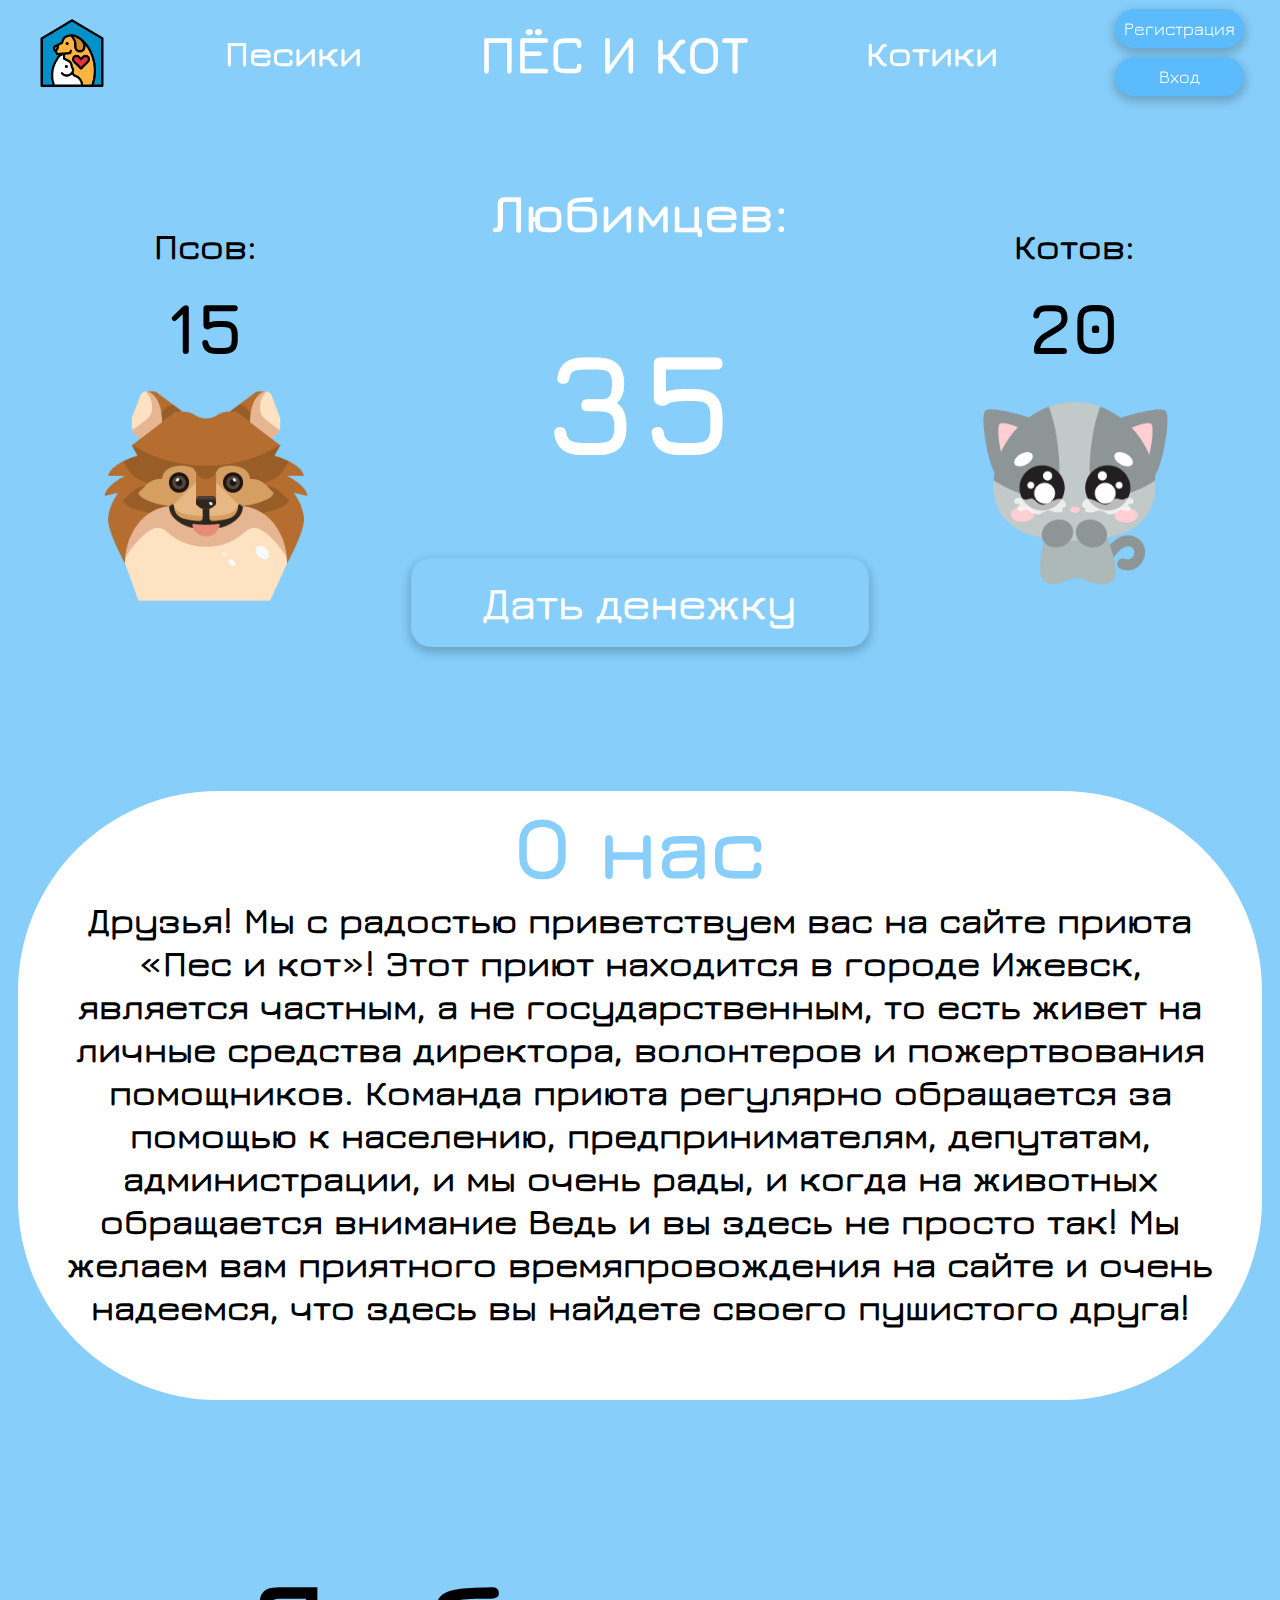
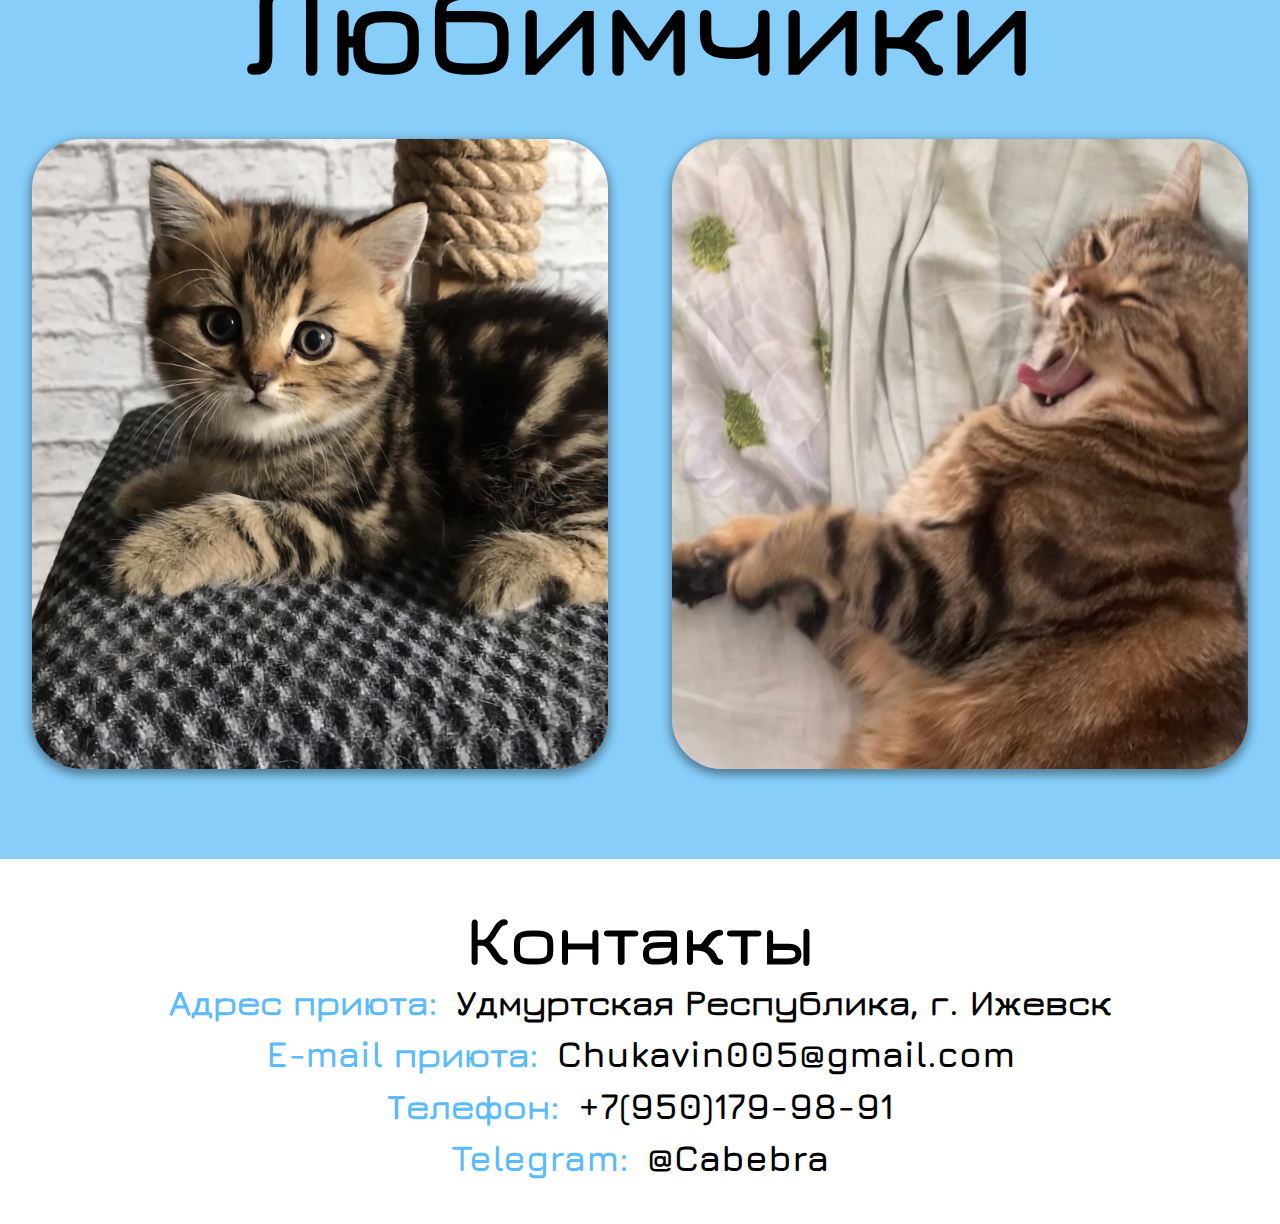
<file: index.html>
<!DOCTYPE html>
<html lang="en">

<head>
    <meta charset="UTF-8">
    <meta http-equiv="X-UA-Compatible" content="IE=edge">
    <meta name="viewport" content="width=device-width, initial-scale=1.0">
    <link rel="stylesheet" href="css/main.css">
    <link rel="preconnect" href="https://fonts.googleapis.com">
    <link rel="preconnect" href="https://fonts.gstatic.com" crossorigin>
    <link href="https://fonts.googleapis.com/css2?family=Jura:wght@400;500;700&display=swap" rel="stylesheet">
    <!-- <script src="https://ajax.googleapis.com/ajax/libs/jquery/1.12.4/jquery.min.js"></script> -->
    <title>Pes I Kot</title>
</head>

<body>
    <div class="all">
        <div class="sticky" id="header">
            <header class="flex">
                <img src="img/logo.png" alt="logo" class="logo">
                <button onclick="window.location.replace('Dog.html')" class="header-pet" id="pesR" style="font-size: 2rem;">Песики</button>
                <button onclick="window.location.replace('index.html')" href="#" class="header-pet" id="mainR"style="font-size: 3rem;">ПЁС И КОТ</button>
                <button onclick="window.location.replace('Cat.html')" href="#" class="header-pet" id="catR" style="font-size: 2rem;">Котики</button>
                <div style="display: flex; flex-direction: column;" >
                    <a class="log-in" onclick="regin.style.visibility = 'visible'" style="margin-bottom: 0.5rem;" href="#regin">Регистрация</a>
                    <a class="log-in" onclick="login.style.visibility = 'visible'" href="#login">Вход</a>
                </div>
            </header>
        </div>
        <main>
            <section class="numbers ">
                <div class="animals ">
                    <p>Псов:</p>
                    <p class="num">15</p>
                    <img src="img/free-icon-dog-2053600.png" alt="pes" class="pes">
                </div>
                <div class="donat ">
                    <h1>Любимцев:</h1>
                    <p class="main-num">35</p>
                    <a href="#modalDonate" onclick="modalDonate.style.visibility = 'visible'" class="don"><span>Дать денежку</span></a>
                </div>
                <div class="animals">
                    <p>Котов:</p>
                    <p class="num">20</p>
                    <img src="img/free-icon-cat-5772436.png" alt="kot" class="pes">
                </div>
            </section>
            <!-- <h1 style="display: flex;">Последний донат: <div id="don"> </div> </h1>   -->
            <section class="about-us">
                <h2>О нас</h2>
                <p>Друзья! Мы с радостью приветствуем вас на сайте приюта «Пес и кот»! Этот приют находится в городе
                    Ижевск, является частным, а не государственным, то есть живет на личные средства директора,
                    волонтеров и пожертвования помощников. Команда приюта регулярно обращается за помощью к населению,
                    предпринимателям, депутатам, администрации, и мы очень рады, и когда на животных обращается внимание
                    Ведь и вы здесь не просто так! Мы желаем вам приятного времяпровождения на сайте и очень надеемся,
                    что здесь вы найдете своего пушистого друга!</p>
            </section>
            <section class="favorits">
                <h2>Любимчики</h2>
                <section class="favorites">
                    <img src="img/Котёнок Стёпа.jpg" alt="mini" class="img-first">
                    <img src="img/IMG_3832.png" alt="big" class="img-first">
                </section>
            </section>
        </main>
        <footer>
            <div class="contact">
                <h1>Контакты</h1>
                <div class="contactsi">
                    <h2>Адрес приюта:</h2>
                    <p>Удмуртская Республика, г. Ижевск</p>
                </div>
                <div class="contactsi">
                    <h2>E-mail приюта: </h2>
                    <p>Chukavin005@gmail.com</p>
                </div>
                <div class="contactsi">
                    <h2>Телефон: </h2>
                    <p>+7(950)179-98-91</p>
                </div>
                <div class="contactsi">
                    <h2>Telegram: </h2>
                    <p>@Cabebra</p>
                </div>

        </footer>
    </div>

    <div class="modal" id="modal">
        <div id="modalDonate" class="modal-overlay">
            <div class="modal-window" >
                <div class="modal-header">
                    <span class="modal-title">Даёте денежку</span>
                </div>
                <form class="modal-body" id="Donate">
                    <section class="sec">
                        <input type="text" id="sumDonate" placeholder="Сколько нежалко">
                        <label for="">Это буквы!</label>
                    </section>
                        <section class="btn">
                            <input class="hh" onclick="modalDonate.style.visibility = 'hidden'" id="btnDon" type="submit" value="Пожертвовать">
                        </section>
                </form>
                
            </div>
        </div>
    </div>


    <div class="modal" id="modal">
        <div id="regin" class="modal-overlay">
            <div class="modal-window" >
                <div class="modal-header">
                    <span class="modal-title">Регистрация</span>
                </div>
                <form class="modal-body" id="Donate">
                    <section class="sec">
                        <input type="text" id="numberPhone" placeholder="Телефон">
                        <label for="">Не верно</label>
                    </section>
                    <section class="sec">
                        <input type="text" id="password" placeholder="Пароль">
                        <label for="">Не верно</label>
                    </section>
                    <section class="sec">
                        <input type="text" id="passwordRecord" placeholder="Повторите пароль">
                        <label for="">Не верно</label>
                    </section>
                        <section class="btn">
                            <input class="hh" onclick="regin.style.visibility = 'hidden'" id="btnDon" type="submit" value="Загерестрироваться">
                        </section>
                </form>
                
            </div>
        </div>
    </div>


    <div class="modal" id="modal">
        <div id="login" class="modal-overlay">
            <div class="modal-window" >
                <div class="modal-header">
                    <span class="modal-title">Вход</span>
                </div>
                <form class="modal-body" id="Donate">
                    <section class="sec">
                        <input type="text" id="numberPhone" placeholder="Телефон">
                        <label for="">Не верно</label>
                    </section>
                    <section class="sec">
                        <input type="text" id="password" placeholder="Пароль">
                        <label for="">Не верно</label>
                    </section>
                        <section class="btn">
                            <input class="hh" onclick="login.style.visibility = 'hidden'" id="btnDon" type="submit" value="Войти">
                        </section>
                </form>
                
            </div>
        </div>
    </div>

    <script src="index.js"></script>
</body>

</html>
</file>
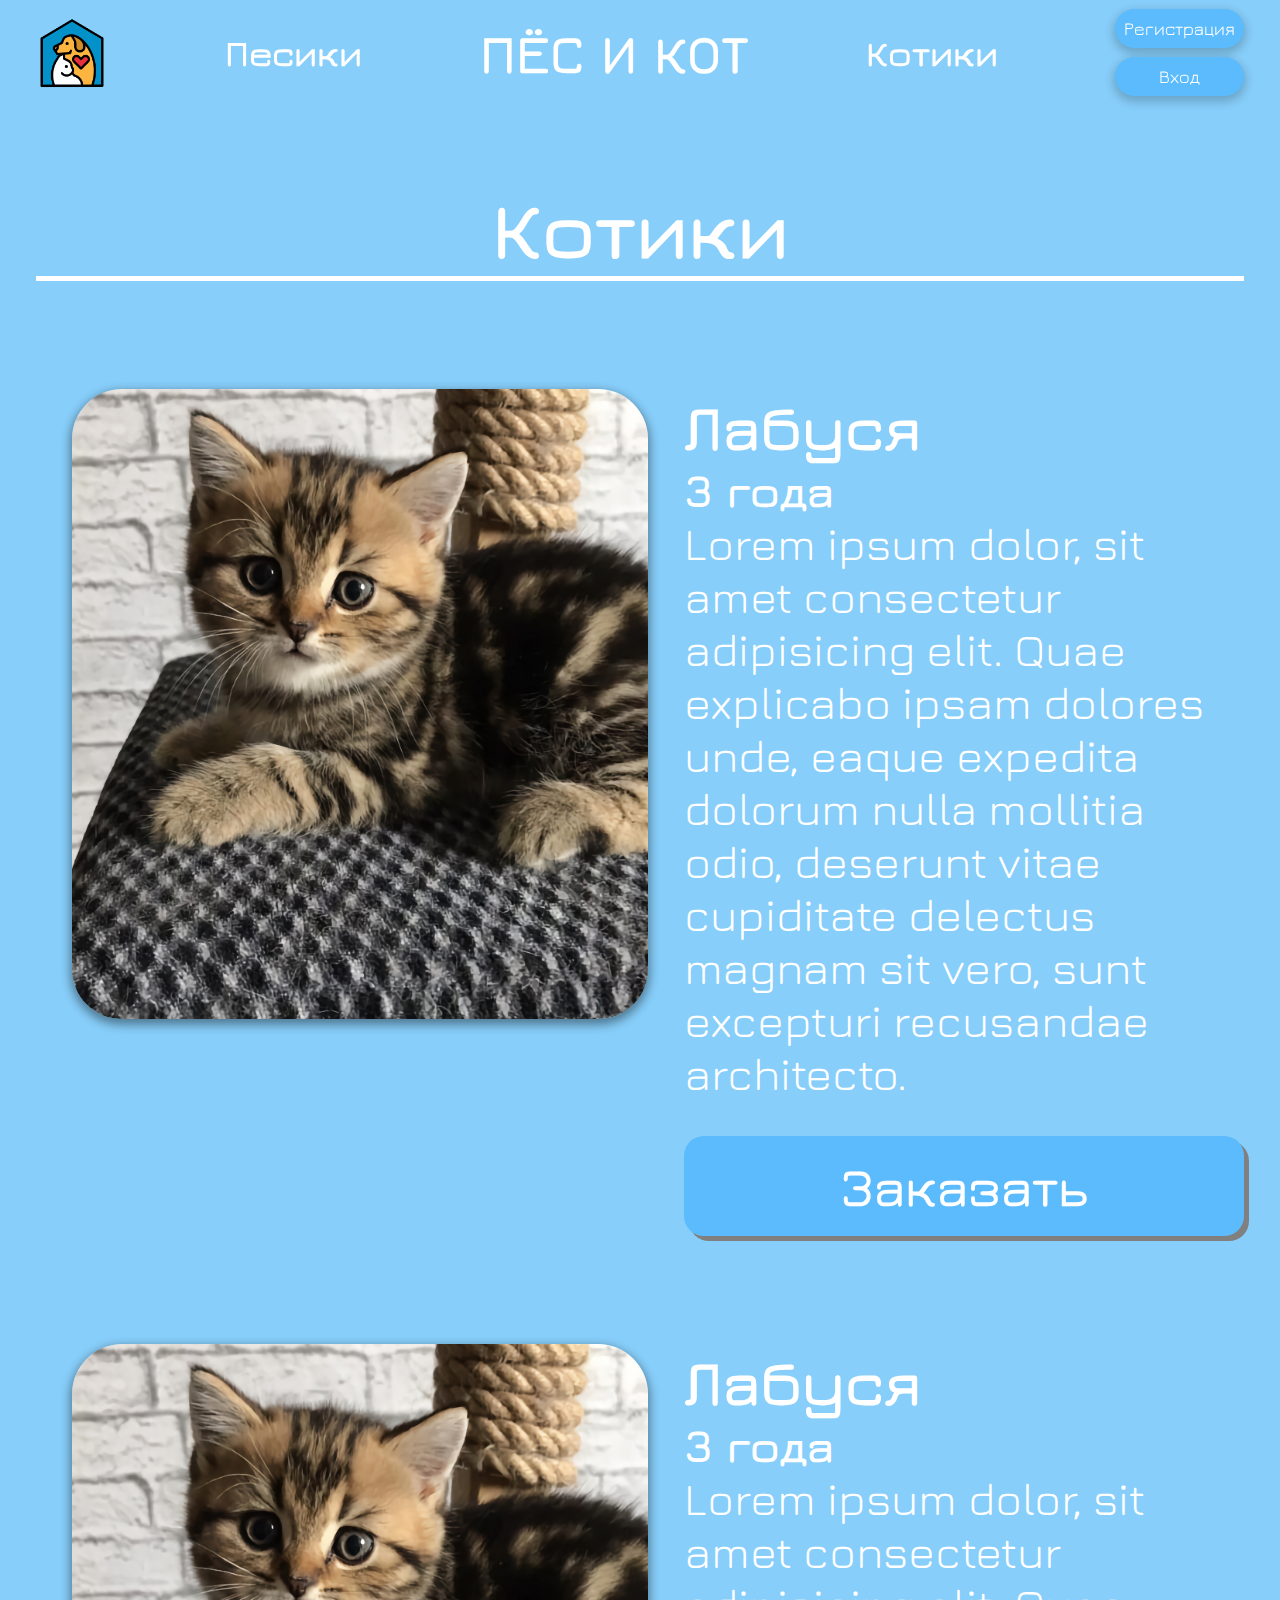
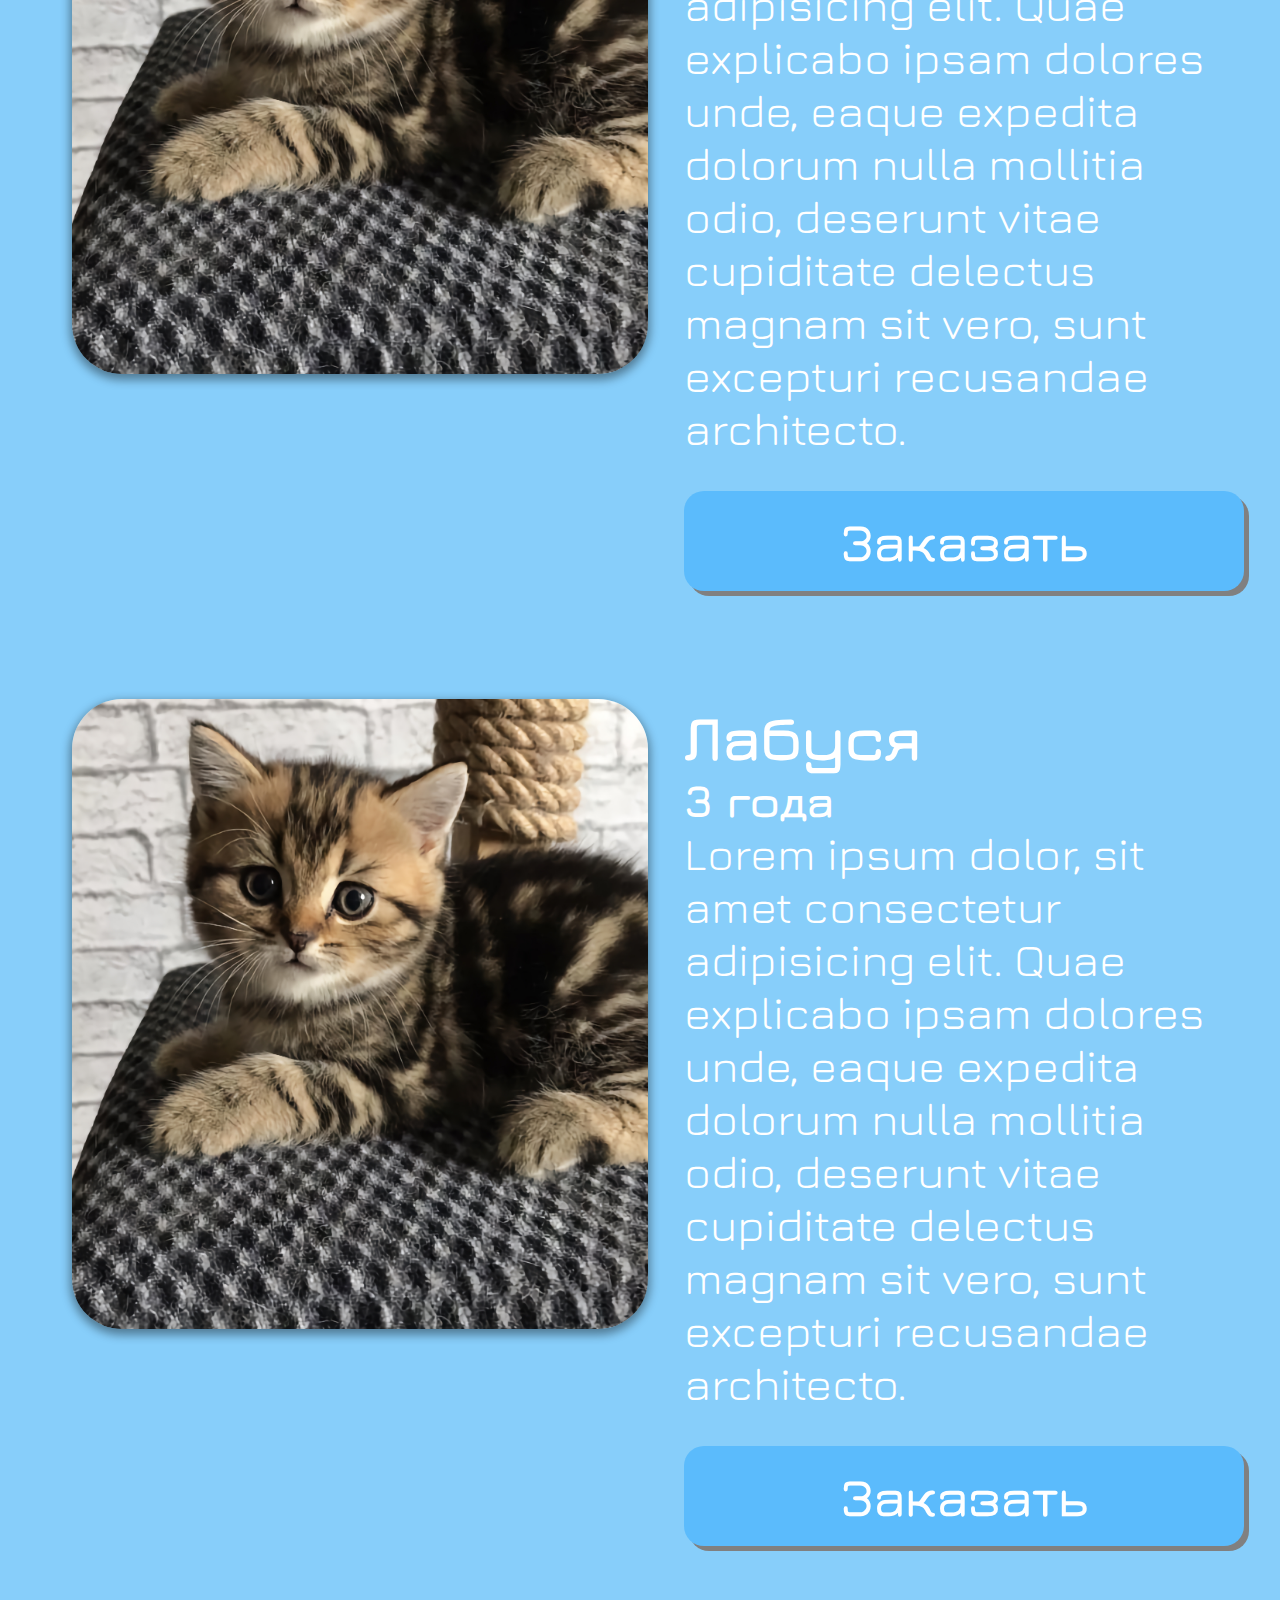
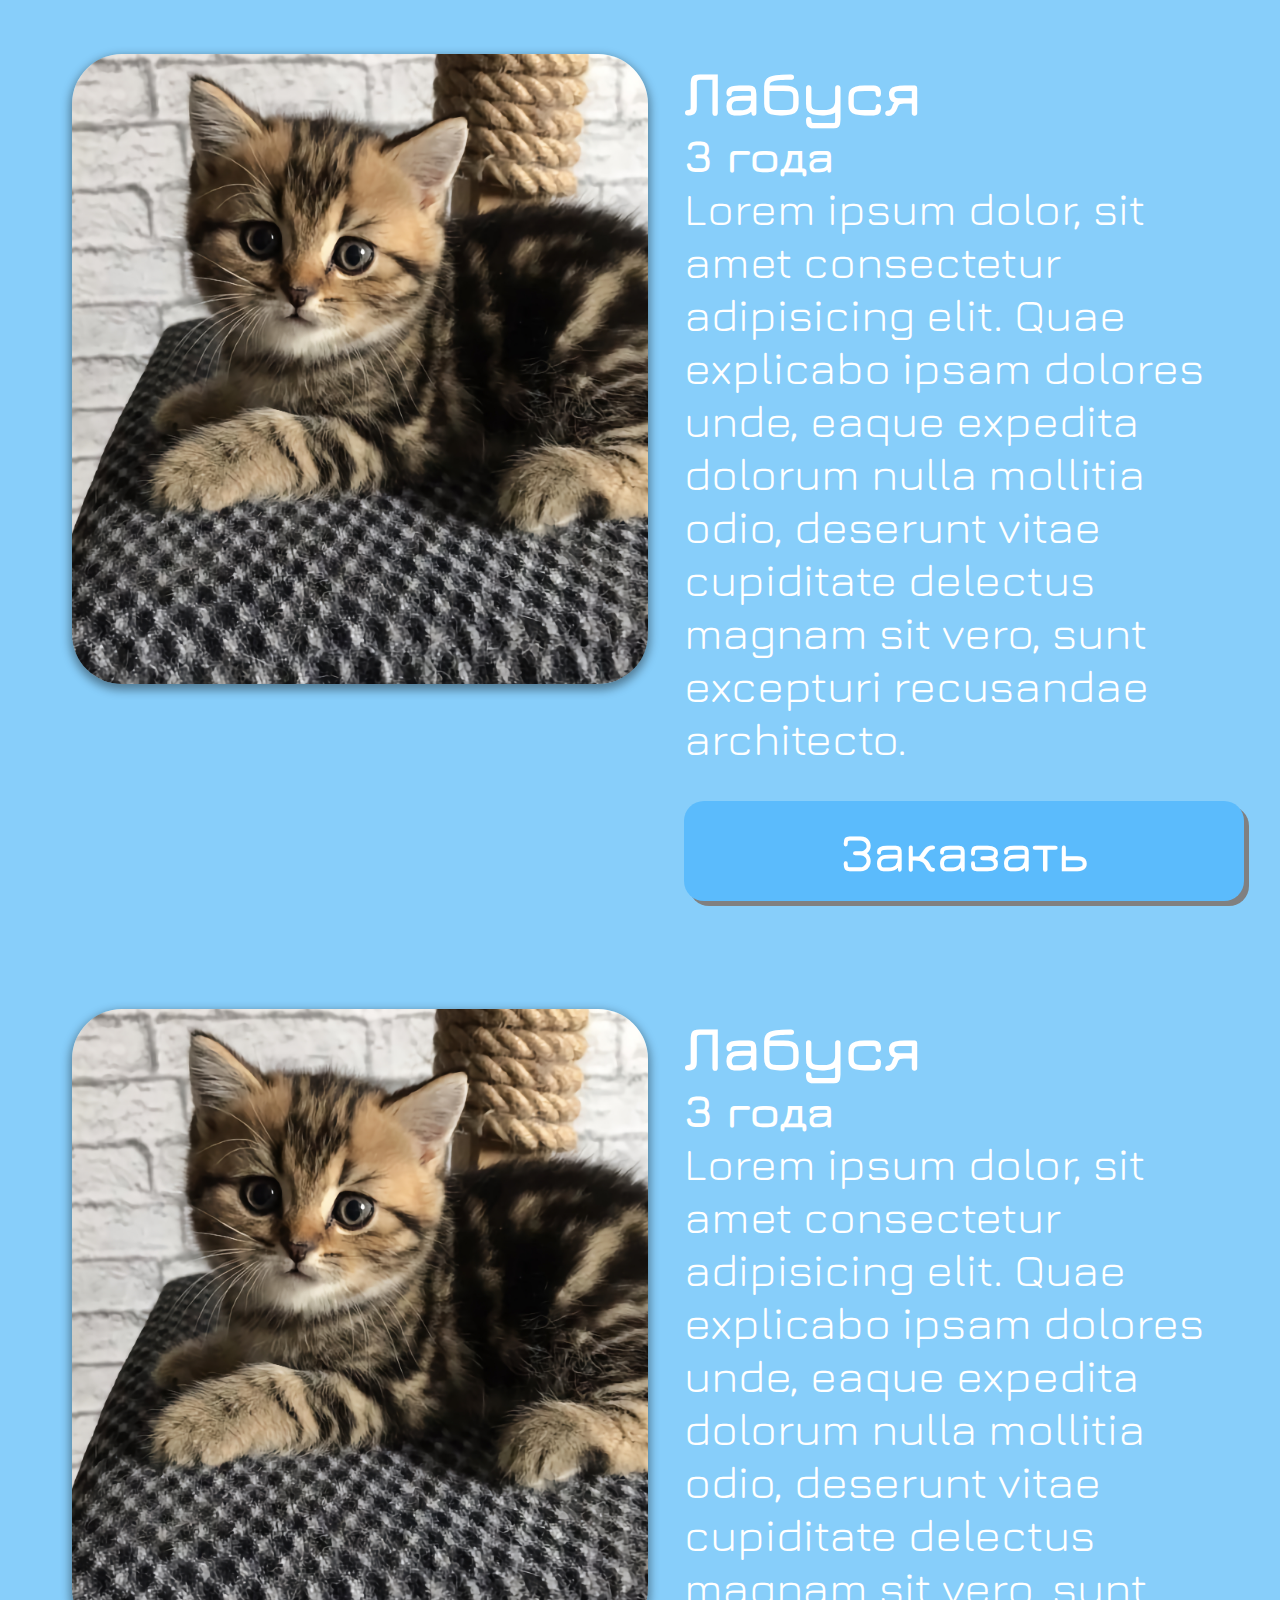
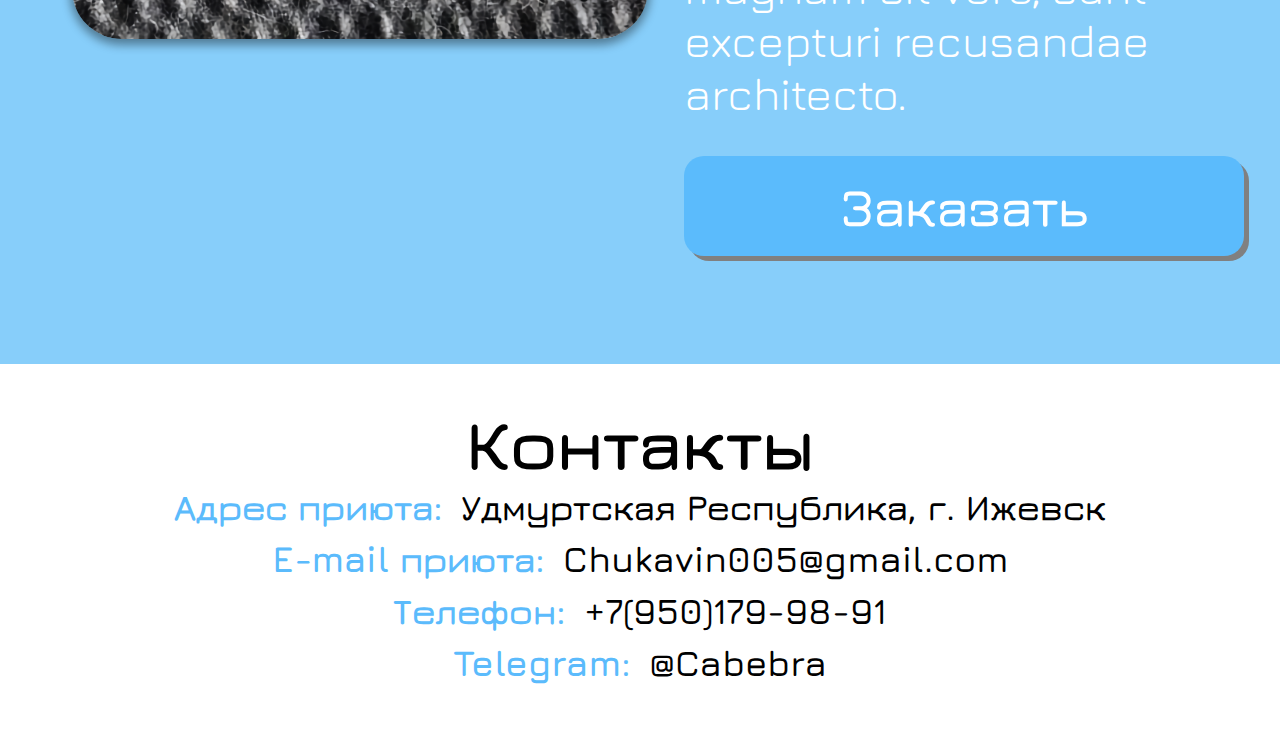
<file: Cat.html>
<!DOCTYPE html>
<html lang="en">

<head>
    <meta charset="UTF-8">
    <meta http-equiv="X-UA-Compatible" content="IE=edge">
    <meta name="viewport" content="width=device-width, initial-scale=1.0">
    <link rel="stylesheet" href="css/cat.css">
    <link rel="preconnect" href="https://fonts.googleapis.com">
    <link rel="preconnect" href="https://fonts.gstatic.com" crossorigin>
    <link href="https://fonts.googleapis.com/css2?family=Jura:wght@400;500;700&display=swap" rel="stylesheet">
    <title>Pes I Kot</title>
</head>

<body>
    <div class="all">
        <div class="sticky" id="header">
            <header class="flex">
                <img src="img/logo.png" alt="logo" class="logo">
                <button onclick="window.location.replace('Dog.html')" class="header-pet" id="pesR" style="font-size: 2rem;">Песики</button>
                <button onclick="window.location.replace('index.html')" href="#" class="header-pet" id="mainR"style="font-size: 3rem;">ПЁС И КОТ</button>
                <button onclick="window.location.replace('Cat.html')" href="#" class="header-pet" id="catR" style="font-size: 2rem;">Котики</button>
                <div style="display: flex; flex-direction: column;" >
                    <a class="log-in" onclick="regin.style.visibility = 'visible'" style="margin-bottom: 0.5rem;" href="#regin">Регистрация</a>
                    <a class="log-in" onclick="login.style.visibility = 'visible'" href="#login">Вход</a>
                </div>            
            </header>
        </div>
        <main>

            <div class="dog-dog">
                <h2>Котики</h2>
                <hr  color="white" size="5px">
            </div>

            <section class="dog-one">
                <img src="img/Котёнок Стёпа.jpg" alt="Love-dog" class="img-first">
                <div class="dog-text">
                    <h2 class="text-h2">Лабуся</h2>
                    <p class="text-p"><b>3 года</b></p>
                    <p class="text-p" style="margin-bottom: 2rem;">Lorem ipsum dolor, sit amet consectetur adipisicing elit. Quae explicabo ipsam dolores unde, eaque expedita dolorum nulla mollitia odio, deserunt vitae cupiditate delectus magnam sit vero, sunt excepturi recusandae architecto.</p>
                    <a href="#order" onclick="order.style.visibility = 'visible'" class="don">Заказать</a>
                </div>
            </section>

            <section class="dog-one">
                <img src="img/Котёнок Стёпа.jpg" alt="Love-dog" class="img-first">
                <div class="dog-text">
                    <h2 class="text-h2">Лабуся</h2>
                    <p class="text-p"><b>3 года</b></p>
                    <p class="text-p" style="margin-bottom: 2rem;">Lorem ipsum dolor, sit amet consectetur adipisicing elit. Quae explicabo ipsam dolores unde, eaque expedita dolorum nulla mollitia odio, deserunt vitae cupiditate delectus magnam sit vero, sunt excepturi recusandae architecto.</p>
                    <a href="#order" onclick="order.style.visibility = 'visible'" class="don">Заказать</a>
                </div>
            </section>

            <section class="dog-one">
                <img src="img/Котёнок Стёпа.jpg" alt="Love-dog" class="img-first">
                <div class="dog-text">
                    <h2 class="text-h2">Лабуся</h2>
                    <p class="text-p"><b>3 года</b></p>
                    <p class="text-p" style="margin-bottom: 2rem;">Lorem ipsum dolor, sit amet consectetur adipisicing elit. Quae explicabo ipsam dolores unde, eaque expedita dolorum nulla mollitia odio, deserunt vitae cupiditate delectus magnam sit vero, sunt excepturi recusandae architecto.</p>
                    <a href="#order" onclick="order.style.visibility = 'visible'" class="don">Заказать</a>
                </div>
            </section>

            <section class="dog-one">
                <img src="img/Котёнок Стёпа.jpg" alt="Love-dog" class="img-first">
                <div class="dog-text">
                    <h2 class="text-h2">Лабуся</h2>
                    <p class="text-p"><b>3 года</b></p>
                    <p class="text-p" style="margin-bottom: 2rem;">Lorem ipsum dolor, sit amet consectetur adipisicing elit. Quae explicabo ipsam dolores unde, eaque expedita dolorum nulla mollitia odio, deserunt vitae cupiditate delectus magnam sit vero, sunt excepturi recusandae architecto.</p>
                    <a href="#order" onclick="order.style.visibility = 'visible'" class="don">Заказать</a>
                </div>
            </section>

            <section class="dog-one">
                <img src="img/Котёнок Стёпа.jpg" alt="Love-dog" class="img-first">
                <div class="dog-text">
                    <h2 class="text-h2">Лабуся</h2>
                    <p class="text-p"><b>3 года</b></p>
                    <p class="text-p" style="margin-bottom: 2rem;">Lorem ipsum dolor, sit amet consectetur adipisicing elit. Quae explicabo ipsam dolores unde, eaque expedita dolorum nulla mollitia odio, deserunt vitae cupiditate delectus magnam sit vero, sunt excepturi recusandae architecto.</p>
                    <a href="#order" onclick="order.style.visibility = 'visible'" class="don">Заказать</a>
                </div>
            </section>
        </main>
        <footer>
            <div class="contact">
                <h1>Контакты</h1>
                <div class="contactsi">
                    <h2>Адрес приюта:</h2>
                    <p>Удмуртская Республика, г. Ижевск</p>
                </div>
                <div class="contactsi">
                    <h2>E-mail приюта: </h2>
                    <p>Chukavin005@gmail.com</p>
                </div>
                <div class="contactsi">
                    <h2>Телефон: </h2>
                    <p>+7(950)179-98-91</p>
                </div>
                <div class="contactsi">
                    <h2>Telegram: </h2>
                    <p>@Cabebra</p>
                </div>

        </footer>
    </div>

    <div class="modal" id="modal">
        <div id="order" class="modal-overlay">
            <div class="modal-window" >
                <div class="modal-header">
                    <span>Куда доставить?</span>
                </div>
                <form class="modal-body" id="Donate">
                    <section class="sec">
                        <input type="text" id="address" placeholder="Адрес">
                        <label for="">четонето</label>
                    </section>
                    <section class="sec">
                        <h1>Когда</h1>
                        <input type="datetime-local" id="date" placeholder="Дата">
                        <label for="">четонето</label>
                    </section>
                        <section class="btn">
                            <input class="hh" onclick="order.style.visibility = 'hidden'" id="btnDon" type="submit" value="Поехали!">
                        </section>
                </form>
                
            </div>
        </div>
    </div>
    <div class="modal" id="modal">
        <div id="regin" class="modal-overlay">
            <div class="modal-window" >
                <div class="modal-header">
                    <span class="modal-title">Регистрация</span>
                </div>
                <form class="modal-body" id="Donate">
                    <section class="sec">
                        <input type="text" id="numberPhone" placeholder="Телефон">
                        <label for="">Не верно</label>
                    </section>
                    <section class="sec">
                        <input type="text" id="password" placeholder="Пароль">
                        <label for="">Не верно</label>
                    </section>
                    <section class="sec">
                        <input type="text" id="passwordRecord" placeholder="Повторите пароль">
                        <label for="">Не верно</label>
                    </section>
                        <section class="btn">
                            <input class="hh" onclick="regin.style.visibility = 'hidden'" id="btnDon" type="submit" value="Загерестрироваться">
                        </section>
                </form>
                
            </div>
        </div>
    </div>


    <div class="modal" id="modal">
        <div id="login" class="modal-overlay">
            <div class="modal-window" >
                <div class="modal-header">
                    <span class="modal-title">Вход</span>
                </div>
                <form class="modal-body" id="Donate">
                    <section class="sec">
                        <input type="text" id="numberPhone" placeholder="Телефон">
                        <label for="">Не верно</label>
                    </section>
                    <section class="sec">
                        <input type="text" id="password" placeholder="Пароль">
                        <label for="">Не верно</label>
                    </section>
                        <section class="btn">
                            <input class="hh" onclick="login.style.visibility = 'hidden'" id="btnDon" type="submit" value="Войти">
                        </section>
                </form>
                
            </div>
        </div>
    </div>
    <script src="index.js"></script>
</body>

</html>
</file>
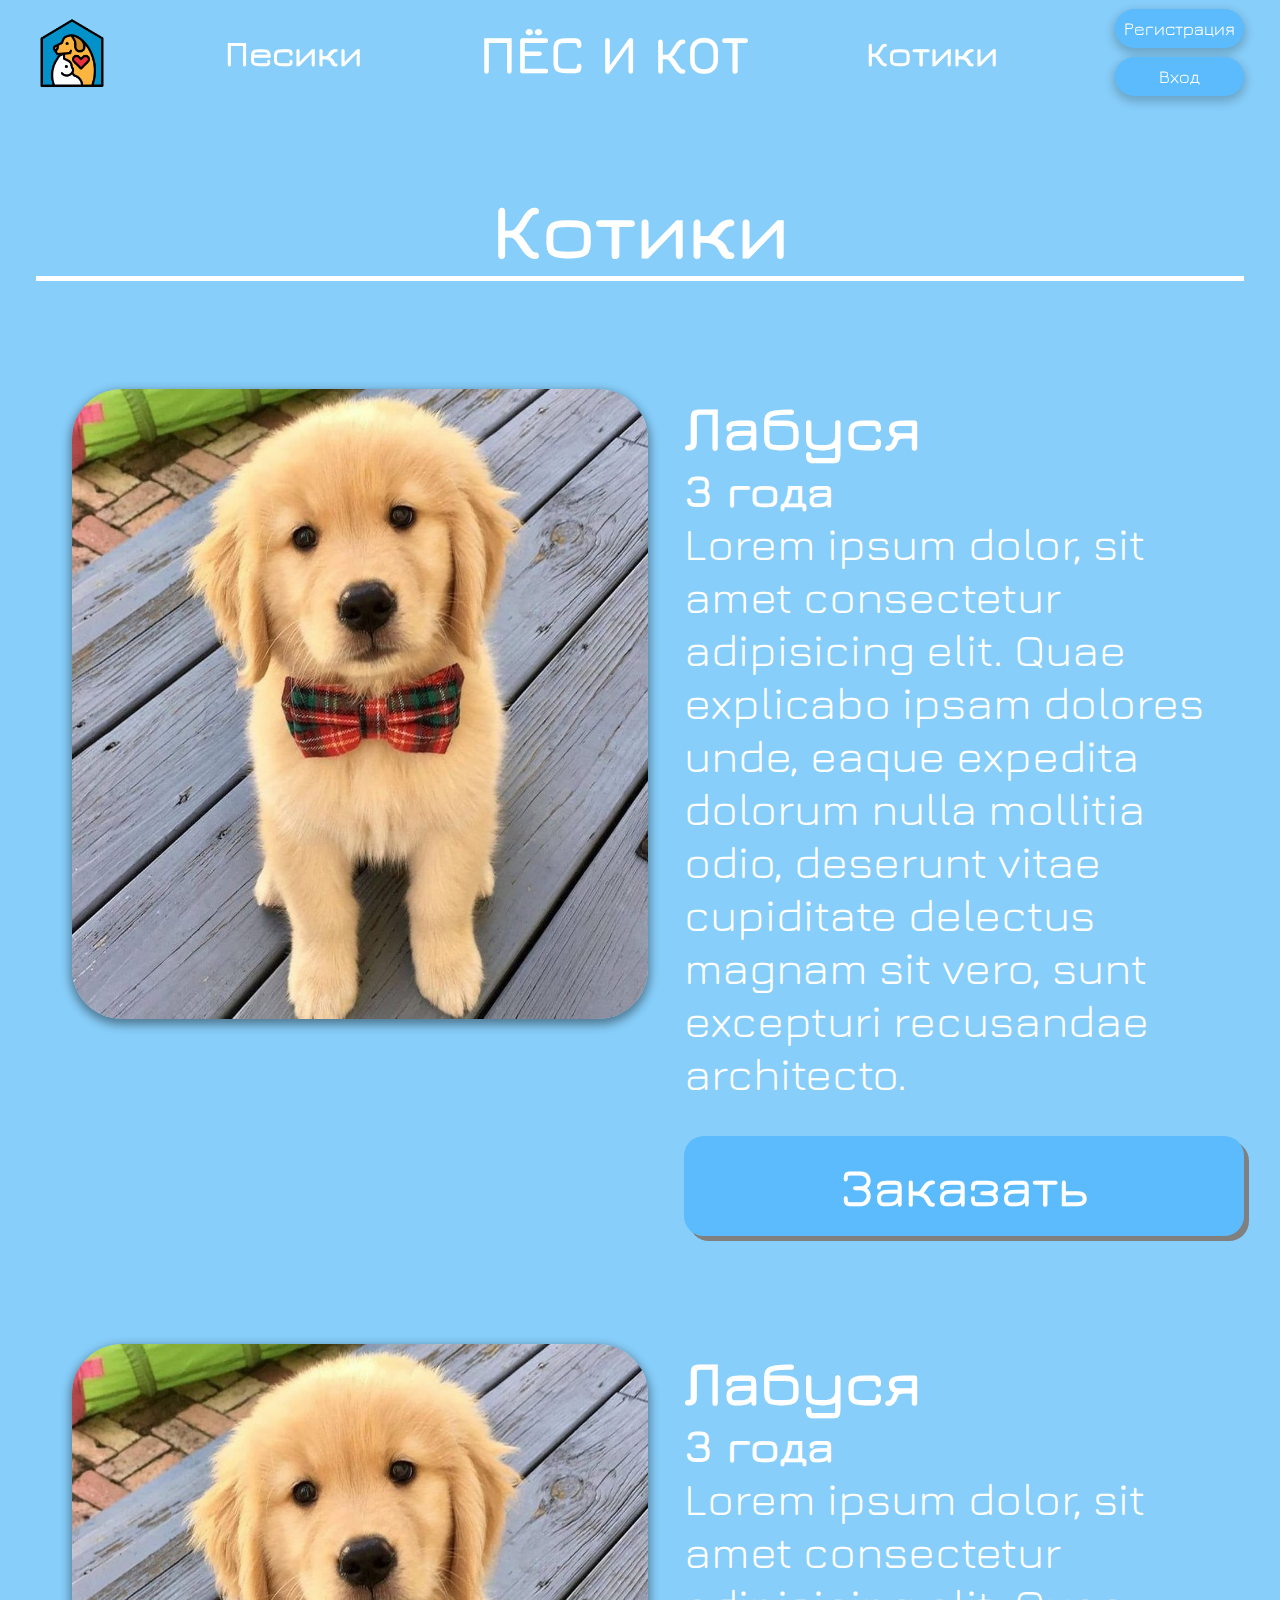
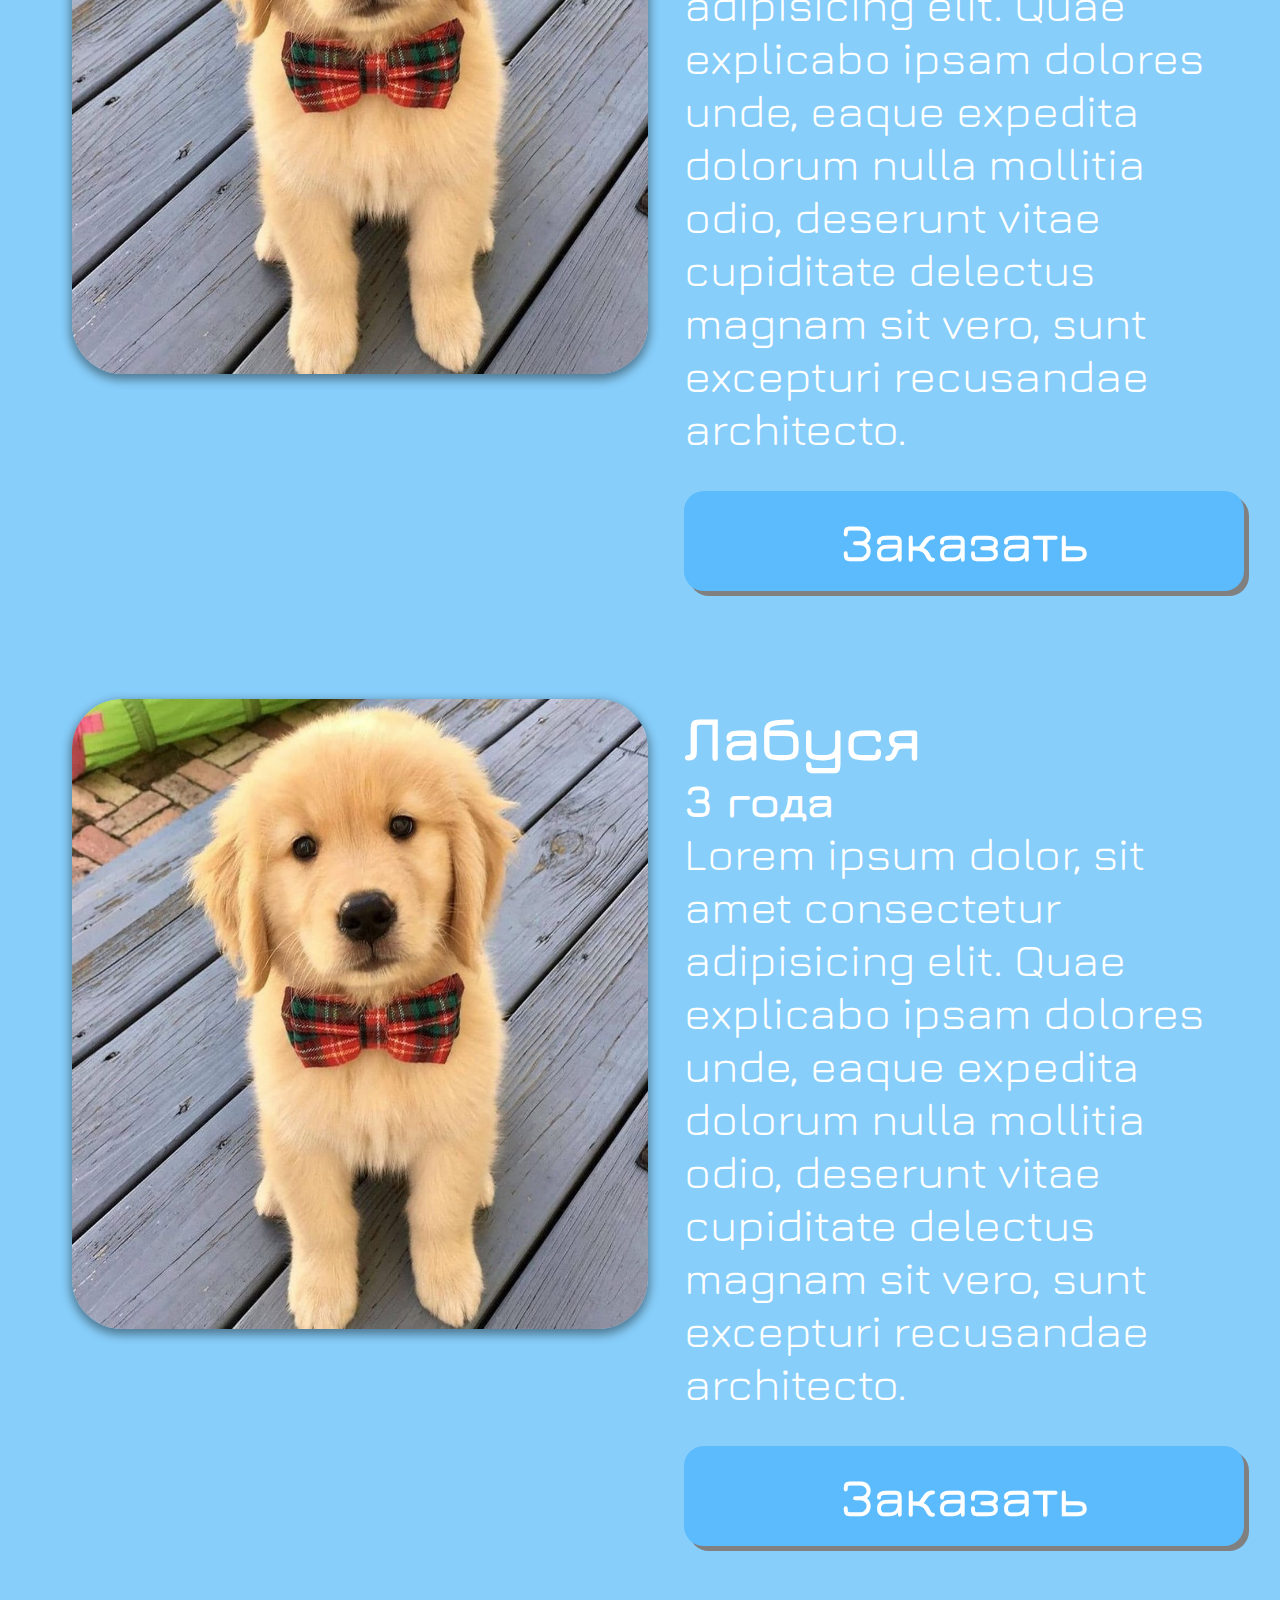
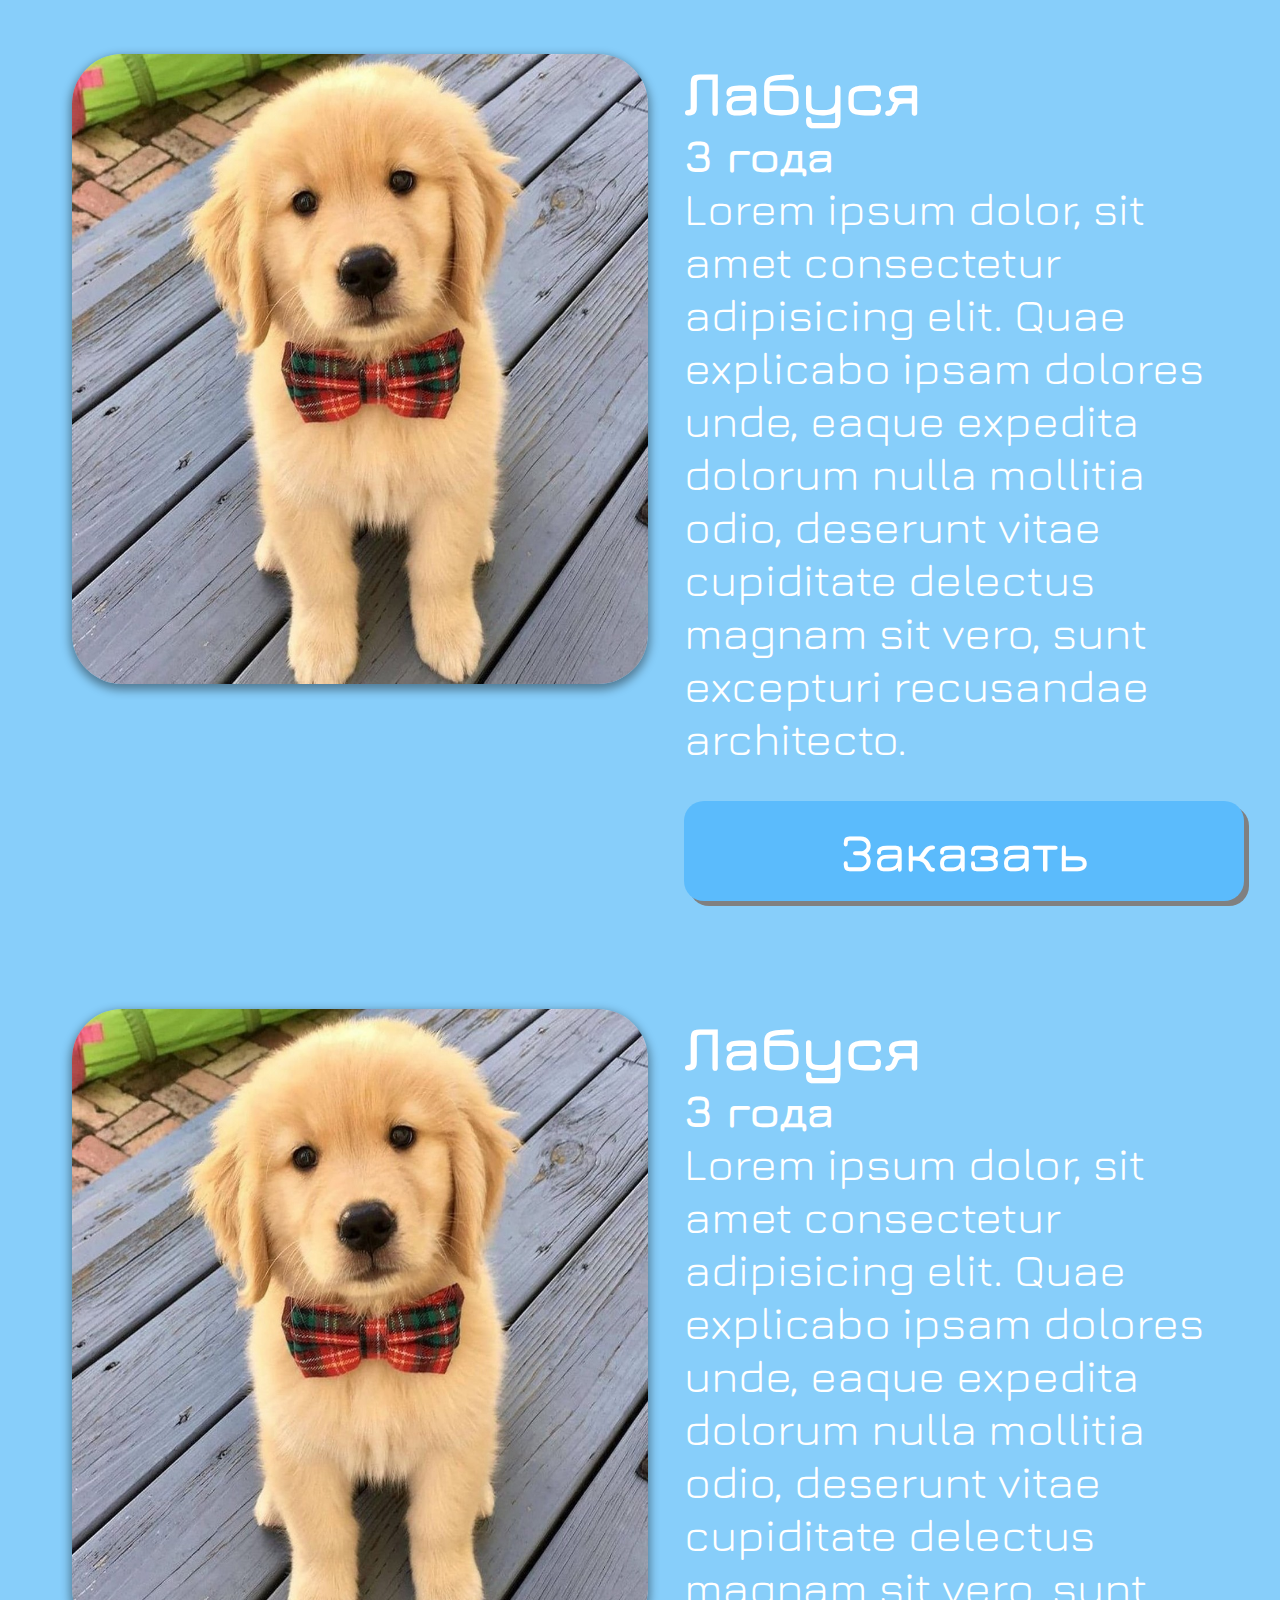
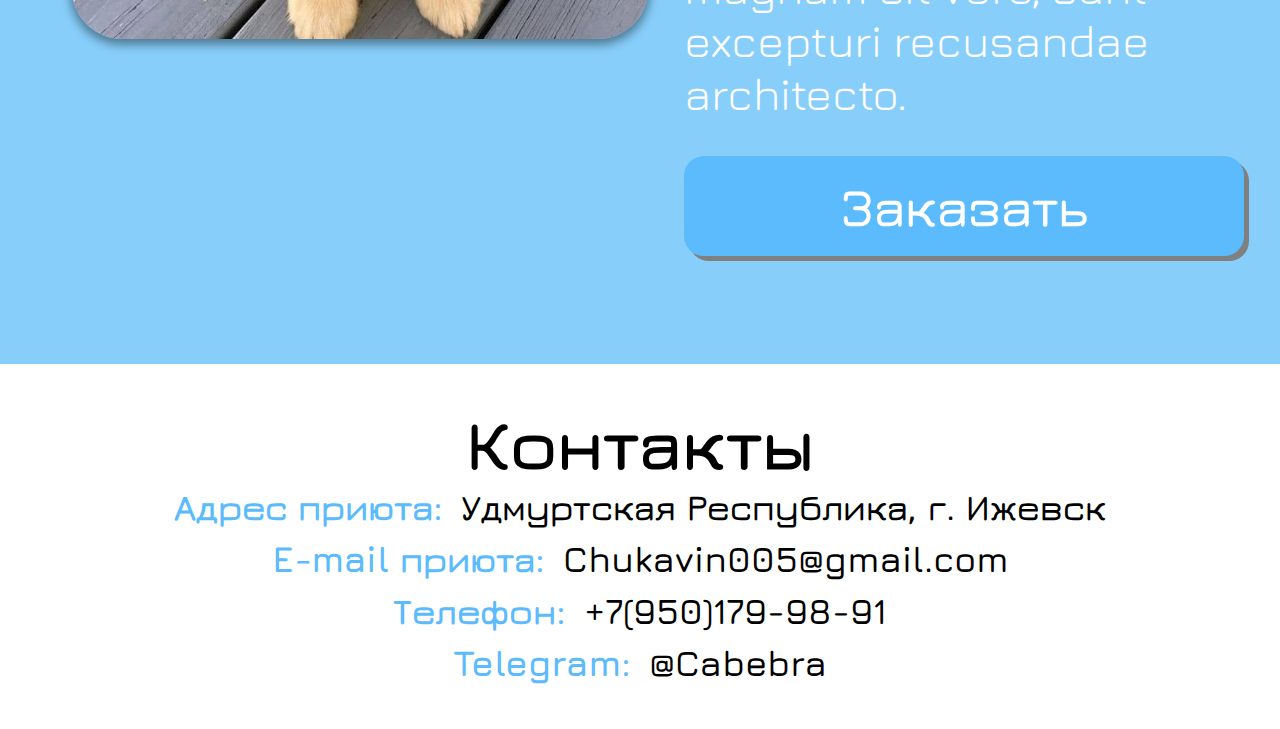
<file: Dog.html>
<!DOCTYPE html>
<html lang="en">

<head>
    <meta charset="UTF-8">
    <meta http-equiv="X-UA-Compatible" content="IE=edge">
    <meta name="viewport" content="width=device-width, initial-scale=1.0">
    <link rel="stylesheet" href="css/cat.css">
    <link rel="preconnect" href="https://fonts.googleapis.com">
    <link rel="preconnect" href="https://fonts.gstatic.com" crossorigin>
    <link href="https://fonts.googleapis.com/css2?family=Jura:wght@400;500;700&display=swap" rel="stylesheet">
    <title>Pes I Kot</title>
</head>

<body>
    <div class="all">
        <div class="sticky" id="header">
            <header class="flex">
                <img src="img/logo.png" alt="logo" class="logo">
                <button onclick="window.location.replace('Dog.html')" class="header-pet" id="pesR" style="font-size: 2rem;">Песики</button>
                <button onclick="window.location.replace('index.html')" href="#" class="header-pet" id="mainR"style="font-size: 3rem;">ПЁС И КОТ</button>
                <button onclick="window.location.replace('Cat.html')" href="#" class="header-pet" id="catR" style="font-size: 2rem;">Котики</button>
                <div style="display: flex; flex-direction: column;" >
                    <a class="log-in" onclick="regin.style.visibility = 'visible'" style="margin-bottom: 0.5rem;" href="#regin">Регистрация</a>
                    <a class="log-in" onclick="login.style.visibility = 'visible'" href="#login">Вход</a>
                </div>            
            </header>
        </div>
        <main>

            <div class="dog-dog">
                <h2>Котики</h2>
                <hr  color="white" size="5px">
            </div>

            <section class="dog-one">
                <img src="img/dog1.jpeg" alt="Love-dog" class="img-first">
                <div class="dog-text">
                    <h2 class="text-h2">Лабуся</h2>
                    <p class="text-p"><b>3 года</b></p>
                    <p class="text-p" style="margin-bottom: 2rem;">Lorem ipsum dolor, sit amet consectetur adipisicing elit. Quae explicabo ipsam dolores unde, eaque expedita dolorum nulla mollitia odio, deserunt vitae cupiditate delectus magnam sit vero, sunt excepturi recusandae architecto.</p>
                    <a href="#order" onclick="order.style.visibility = 'visible'" class="don">Заказать</a>
                </div>
            </section>

            <section class="dog-one">
                <img src="img/dog1.jpeg" alt="Love-dog" class="img-first">
                <div class="dog-text">
                    <h2 class="text-h2">Лабуся</h2>
                    <p class="text-p"><b>3 года</b></p>
                    <p class="text-p" style="margin-bottom: 2rem;">Lorem ipsum dolor, sit amet consectetur adipisicing elit. Quae explicabo ipsam dolores unde, eaque expedita dolorum nulla mollitia odio, deserunt vitae cupiditate delectus magnam sit vero, sunt excepturi recusandae architecto.</p>
                    <a href="#order" onclick="order.style.visibility = 'visible'" class="don">Заказать</a>
                </div>
            </section>

            <section class="dog-one">
                <img src="img/dog1.jpeg" alt="Love-dog" class="img-first">
                <div class="dog-text">
                    <h2 class="text-h2">Лабуся</h2>
                    <p class="text-p"><b>3 года</b></p>
                    <p class="text-p" style="margin-bottom: 2rem;">Lorem ipsum dolor, sit amet consectetur adipisicing elit. Quae explicabo ipsam dolores unde, eaque expedita dolorum nulla mollitia odio, deserunt vitae cupiditate delectus magnam sit vero, sunt excepturi recusandae architecto.</p>
                    <a href="#order" onclick="order.style.visibility = 'visible'" class="don">Заказать</a>
                </div>
            </section>

            <section class="dog-one">
                <img src="img/dog1.jpeg" alt="Love-dog" class="img-first">
                <div class="dog-text">
                    <h2 class="text-h2">Лабуся</h2>
                    <p class="text-p"><b>3 года</b></p>
                    <p class="text-p" style="margin-bottom: 2rem;">Lorem ipsum dolor, sit amet consectetur adipisicing elit. Quae explicabo ipsam dolores unde, eaque expedita dolorum nulla mollitia odio, deserunt vitae cupiditate delectus magnam sit vero, sunt excepturi recusandae architecto.</p>
                    <a href="#order" onclick="order.style.visibility = 'visible'" class="don">Заказать</a>
                </div>
            </section>

            <section class="dog-one">
                <img src="img/dog1.jpeg" alt="Love-dog" class="img-first">
                <div class="dog-text">
                    <h2 class="text-h2">Лабуся</h2>
                    <p class="text-p"><b>3 года</b></p>
                    <p class="text-p" style="margin-bottom: 2rem;">Lorem ipsum dolor, sit amet consectetur adipisicing elit. Quae explicabo ipsam dolores unde, eaque expedita dolorum nulla mollitia odio, deserunt vitae cupiditate delectus magnam sit vero, sunt excepturi recusandae architecto.</p>
                    <a href="#order" onclick="order.style.visibility = 'visible'" class="don">Заказать</a>
                </div>
            </section>
        </main>
        <footer>
            <div class="contact">
                <h1>Контакты</h1>
                <div class="contactsi">
                    <h2>Адрес приюта:</h2>
                    <p>Удмуртская Республика, г. Ижевск</p>
                </div>
                <div class="contactsi">
                    <h2>E-mail приюта: </h2>
                    <p>Chukavin005@gmail.com</p>
                </div>
                <div class="contactsi">
                    <h2>Телефон: </h2>
                    <p>+7(950)179-98-91</p>
                </div>
                <div class="contactsi">
                    <h2>Telegram: </h2>
                    <p>@Cabebra</p>
                </div>

        </footer>
    </div>


    <div class="modal" id="modal">
        <div id="order" class="modal-overlay">
            <div class="modal-window" >
                <div class="modal-header">
                    <span>Куда доставить?</span>
                </div>
                <form class="modal-body" id="Donate">
                    <section class="sec">
                        <input type="text" id="address" placeholder="Адрес">
                        <label for="">четонето</label>
                    </section>
                    <section class="sec">
                        <h1>Когда</h1>
                        <input type="datetime-local" id="date" placeholder="Дата">
                        <label for="">четонето</label>
                    </section>
                        <section class="btn">
                            <input class="hh" onclick="order.style.visibility = 'hidden'" id="btnDon" type="submit" value="Поехали!">
                        </section>
                </form>
                
            </div>
        </div>
    </div>
    <div class="modal" id="modal">
        <div id="regin" class="modal-overlay">
            <div class="modal-window" >
                <div class="modal-header">
                    <span class="modal-title">Регистрация</span>
                </div>
                <form class="modal-body" id="Donate">
                    <section class="sec">
                        <input type="text" id="numberPhone" placeholder="Телефон">
                        <label for="">Не верно</label>
                    </section>
                    <section class="sec">
                        <input type="text" id="password" placeholder="Пароль">
                        <label for="">Не верно</label>
                    </section>
                    <section class="sec">
                        <input type="text" id="passwordRecord" placeholder="Повторите пароль">
                        <label for="">Не верно</label>
                    </section>
                        <section class="btn">
                            <input class="hh" onclick="regin.style.visibility = 'hidden'" id="btnDon" type="submit" value="Загерестрироваться">
                        </section>
                </form>
                
            </div>
        </div>
    </div>


    <div class="modal" id="modal">
        <div id="login" class="modal-overlay">
            <div class="modal-window" >
                <div class="modal-header">
                    <span class="modal-title">Вход</span>
                </div>
                <form class="modal-body" id="Donate">
                    <section class="sec">
                        <input type="text" id="numberPhone" placeholder="Телефон">
                        <label for="">Не верно</label>
                    </section>
                    <section class="sec">
                        <input type="text" id="password" placeholder="Пароль">
                        <label for="">Не верно</label>
                    </section>
                        <section class="btn">
                            <input class="hh" onclick="login.style.visibility = 'hidden'" id="btnDon" type="submit" value="Войти">
                        </section>
                </form>
                
            </div>
        </div>
    </div>
    <script src="index.js"></script>
</body>

</html>
</file>
<file: css/main.css>
* {
    padding: 0;
    margin: 0;
}

html,
body {
    height: 100vh;
    background-color: #87CEFA;
    font-family: 'Jura', sans-serif;
    font-size: 18px;
}

.logo {
    width: 4rem;
    height: 4rem;
}

.vk {
    width: 4rem;
    height: 4rem;
}

.sticky {
    position: fixed;
    top: 0;
    transition: 0.5s;
    width: 100%;
}

header {
    position: sticky;
    display: flex;
    justify-content: space-between;
    padding: 0.5rem 2rem;
    align-items: center;
}

header>a {
    color: white;
}

.black-header {
    background: black;
}

.transparent {
    background: transparent;
}

header>h1 {
    color: white;
    font-size: 3rem;
}

header>h2 {
    color: white;
    font-size: 2rem;
}

p {
    font-weight: 700;
    font-size: 2rem;
}

a {
    text-decoration: none;
    color: white;
}

.numbers {
    display: flex;
    justify-content: space-evenly;
    align-items: center;
    margin: 10rem 0 2rem 0;
}

.animals {
    display: flex;
    flex-direction: column;
    align-items: center;
    gap: 1rem;
}

.donat {
    display: flex;
    flex-direction: column;
    align-items: center;
    gap: 4rem;
}
.donat > h1{
    font-size: 3rem;
    color: white;
}

.don {
    color: rgb(54, 54, 54);
    background-color: #87CEFA;
    border: none;
    padding: 1rem 4rem;
    border-radius: 20px;
    box-shadow: 0px 4px 10px 2px rgba(0, 0, 0, 0.2);

}

.don:hover {
    background-color: orange;
    transition: all 300ms ease;
}

span {
    font-weight: 400;
    font-size: 2.5rem;
    color: white;
    font-weight: 600;
}

.pes {
    width: 12rem;
    height: 12rem;
}


.num {
    font-size: 4rem;
}

.main-num {
    font-size: 8rem;
    color: white;
}

.header-pet:hover {
    color: orange;
    transition: 300ms;
}

button{
    background: none;
    border: none;
    color: white;
    font-family: 'Jura', sans-serif;
    font-weight: 800;
    font-size: large;
    cursor: pointer;
}



/* About us */
.about-us {
    background: white;
    border-radius: 200px;
    text-align: center;
    padding: 0 2rem 4rem 2rem;
    margin: 8rem 1rem;
}

.about-us>h2 {
    color: #87CEFA;
    font-size: 5rem;
}

/* Favorits */

.favorites {
    display: flex;
    justify-content: space-around;
    margin-bottom: 5rem;

}

.favorits {
    text-align: center;
    font-size: 5rem;
}

.favorits>h2 {
    padding-bottom: 2rem;
}

.img-first {
    height: 70vh;
    width: 45vw;
    border-radius: 50px;
    box-shadow: 0px 4px 10px 2px rgba(0, 0, 0, 0.4);

}

/* footer */

footer {
    background: white;
    text-align: center;
    padding: 2rem 0;
}

footer>.contact>h1 {
    font-size: 4rem;
}

.contactsi {
    display: flex;
    justify-content: center;
    margin-bottom: 0.5rem;
    gap: 1rem;
}
.contactsi > h2{
    font-size: 2rem;
    color: #5bbbfc;
}




/* Donate */

.modal-overlay {
    position: fixed;
    top: 0;
    right: 0;
    left: 0;
    bottom: 0;
    background: rgba(0, 0, 0, .5);
    opacity: 0;
    visibility: hidden;
    transition: all 0.3s ease 0s;
}

.modal-window {
    width: 600px;
    height: max-content;
    border-radius: 20px;
    background: #87CEFA;
    margin: 50px auto;
    position: relative;

}

.modal-header {
    padding: 5px 10px;
    color: #ffffff;
    display: flex;
    justify-content: center;
    border-bottom: 1px solid #eee;
    font-size: 2.5rem;

}

.modal-close {
    text-decoration: none;
    position: absolute;
    top: 0.2rem;
    right: 1rem;
}



.modal-body {
    padding: 10px;
}

/* .modal-footer {
    padding: 5px 10px;

} */

.modal-overlay:target {
    opacity: 1;
    visibility: visible;
}

.close{
    opacity: 1;
    visibility: visible;
}

.modal-area {
    position: absolute;
    width: 100%;
    height: 100%;
    top: 0;
    right: 0;
}

.modal-area:target {
    opacity: 1;
    visibility: visible;
}


.sec {
    display: flex;
    justify-content: center;
    align-items: center;
    flex-direction: column;
}

.btn {
    margin-bottom: 10px;
    display: flex;
    justify-content: center;
}


input {
    width: 360px;
    border-radius: 20px;
    margin: 10px;
    padding: 10px;
    text-align: center;
    font-size: 30px;
}

.sec>input:focus {
    outline: none;
    box-shadow: 0 0 0 3px #1d799d;
}


.sec>input::-webkit-input-placeholder {
    color: #000000;
}

label {
    color: #87CEFA;
    font-size: 10px;
}

label::selection {
    background: transparent;
}

.hh {
    background: #5bbbfc;
}

.hh:focus{
    background: #87CEFA;
}

/* Registration */



.log-in{
    background-color: #5bbbfc;
    padding: 0.5rem;
    border: none;
    border-radius: 20px;
    box-shadow: 0px 4px 10px 2px rgba(0, 0, 0, 0.2);
    text-align: center;
}

.log-in:hover{
        box-shadow:none;
        /* box-shadow: 0px 4px 10px 2px rgba(0, 0, 0, 0.2); */
        transition: all 100ms ease;
}
</file>
<file: css/cat.css>
* {
    padding: 0;
    margin: 0;
}

html,
body {
    height: 100vh;
    background-color: #87CEFA;
    font-family: 'Jura', sans-serif;
    font-size: 18px;
    color: white;
}

a{
    text-decoration: none;
    color: white;
}

header>h1 {
    font-size: 3rem;
}

header>h2 {
    font-size: 2rem;
}

.logo {
    width: 4rem;
    height: 4rem;
}

.vk {
    width: 4rem;
    height: 4rem;
}

.sticky {
    position: fixed;
    top: 0;
    transition: 0.5s;
    width: 100%;
}

header {
    position: sticky;
    display: flex;
    justify-content: space-between;
    padding: 0.5rem 2rem;
    align-items: center;
}


.header-pet:hover {
    color: orange;
    transition: 300ms;
}

button{
    background: none;
    border: none;
    color: white;
    font-family: 'Jura', sans-serif;
    font-weight: 800;
    cursor: pointer;

}

.black-header {
    background: black;
}

.transparent {
    background: transparent;
}

.dog-dog{
    margin: 10rem 2rem 5rem 2rem;
    text-align: center;
    font-size: 3rem;
    color: white;
}

.dog-one{
    display: flex;
    margin: 6rem 2rem;
}

.img-first{
    height: 70vh;
    width: 45vw;
    border-radius: 50px;
    box-shadow: 0px 4px 10px 2px rgba(0, 0, 0, 0.4);
    margin: 0 2rem;
}

.dog-text{
    display: flex;
    flex-direction: column;
    justify-content: space-between;
}

.text-p{
    font-size: 2.5rem;
}

.text-h2{
    font-size: 3.5rem;
}



/* BTN */


.don {
    font-size: 3rem;
    color: rgb(255, 255, 255);
    background-color: #5bbbfc;
    padding: 1rem 4rem;
    border-radius: 20px;
    box-shadow: 5px 5px gray;
text-align: center;
font-weight: 600;
}

.don:active {
    box-shadow:none;
    /* box-shadow: 0px 4px 10px 2px rgba(0, 0, 0, 0.2); */
    transition: all 100ms ease;
}


/* МОДАЛ */

.modal-overlay {
    position: fixed;
    top: 0;
    right: 0;
    left: 0;
    bottom: 0;
    background: rgba(0, 0, 0, .5);
    opacity: 0;
    visibility: hidden;
    transition: all 0.3s ease 0s;
}

.modal-window {
    width: 600px;
    height: max-content;
    border-radius: 20px;
    background: #87CEFA;
    margin: 50px auto;
    position: relative;

}

.modal-header {
    padding: 5px 10px;
    color: #ffffff;
    display: flex;
    justify-content: center;
    border-bottom: 1px solid #eee;
    font-size: 2.5rem;
font-weight: 600;
}

.modal-close {
    text-decoration: none;
    position: absolute;
    top: 0.2rem;
    right: 1rem;
}



.modal-body {
    padding: 10px;
}


.modal-overlay:target {
    opacity: 1;
    visibility: visible;
}

.modal-area {
    position: absolute;
    width: 100%;
    height: 100%;
    top: 0;
    right: 0;
}

.modal-area:target {
    opacity: 1;
    visibility: visible;
}


.sec {
    display: flex;
    justify-content: center;
    align-items: center;
    flex-direction: column;
}

.btn {
    margin-bottom: 10px;
    display: flex;
    justify-content: center;
}


input {
    width: 360px;
    border-radius: 20px;
    margin: 10px;
    padding: 10px;
    text-align: center;
    font-size: 30px;
}

.sec>input:focus {
    outline: none;
    box-shadow: 0 0 0 3px #1d799d;
}


.sec>input::-webkit-input-placeholder {
    color: #000000;
}

label {
    color: #87CEFA;
    font-size: 10px;
}

label::selection {
    background: transparent;
}

.hh {
    background: #5bbbfc;
}

.hh:focus{
    background: #87CEFA;
}

/* footetr */

footer {
    background: white;
    text-align: center;
    padding: 2rem 0;
    color: #000000;
}

footer>.contact>h1 {
    font-size: 4rem;
}

.contactsi>p {
    font-size: 2rem;
    font-weight: 600;
}

.contactsi {
    display: flex;
    justify-content: center;
    margin-bottom: 0.5rem;
    gap: 1rem;
}
.contactsi > h2{
    font-size: 2rem;
    color: #5bbbfc;
}
        
/* регистрация */

.log-in{
    background-color: #5bbbfc;
    padding: 0.5rem;
    border: none;
    border-radius: 20px;
    box-shadow: 0px 4px 10px 2px rgba(0, 0, 0, 0.2);
    text-align: center;
}

.log-in:hover{
        box-shadow:none;
        /* box-shadow: 0px 4px 10px 2px rgba(0, 0, 0, 0.2); */
        transition: all 100ms ease;
}
</file>
